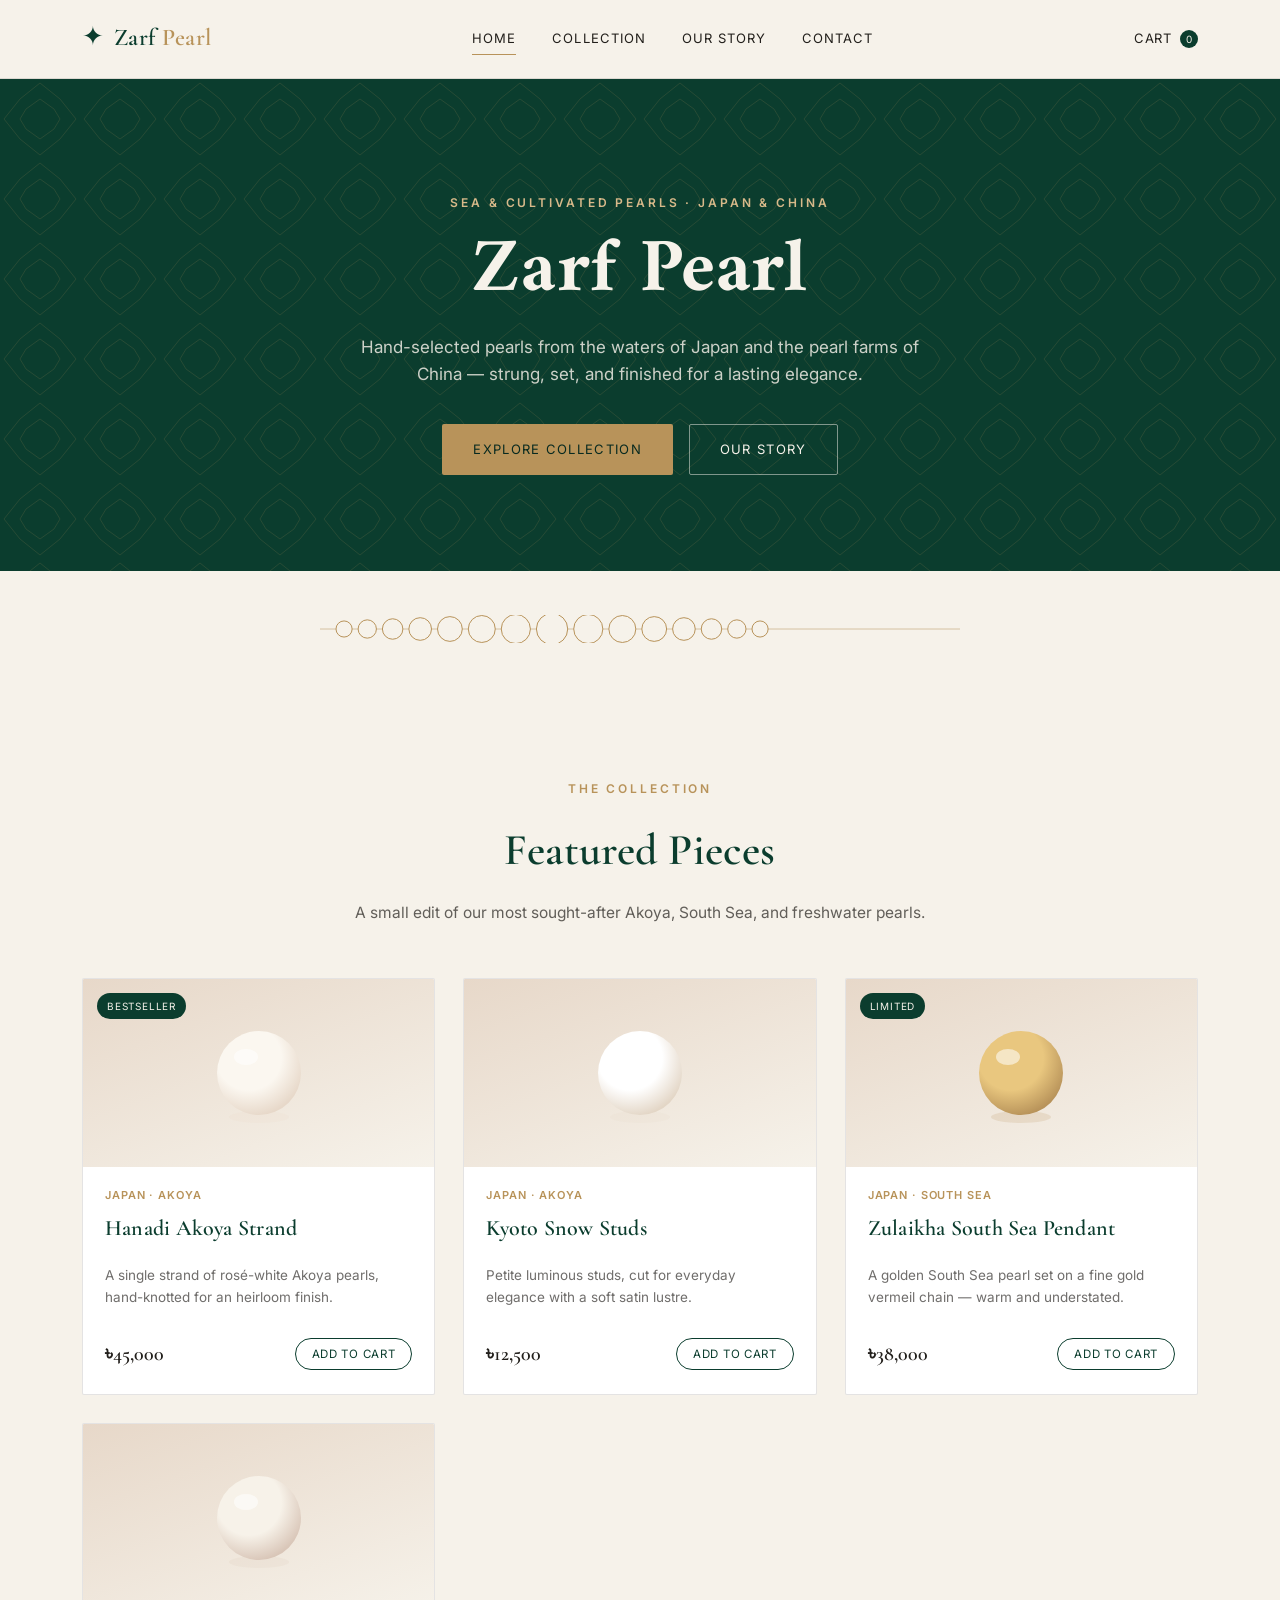
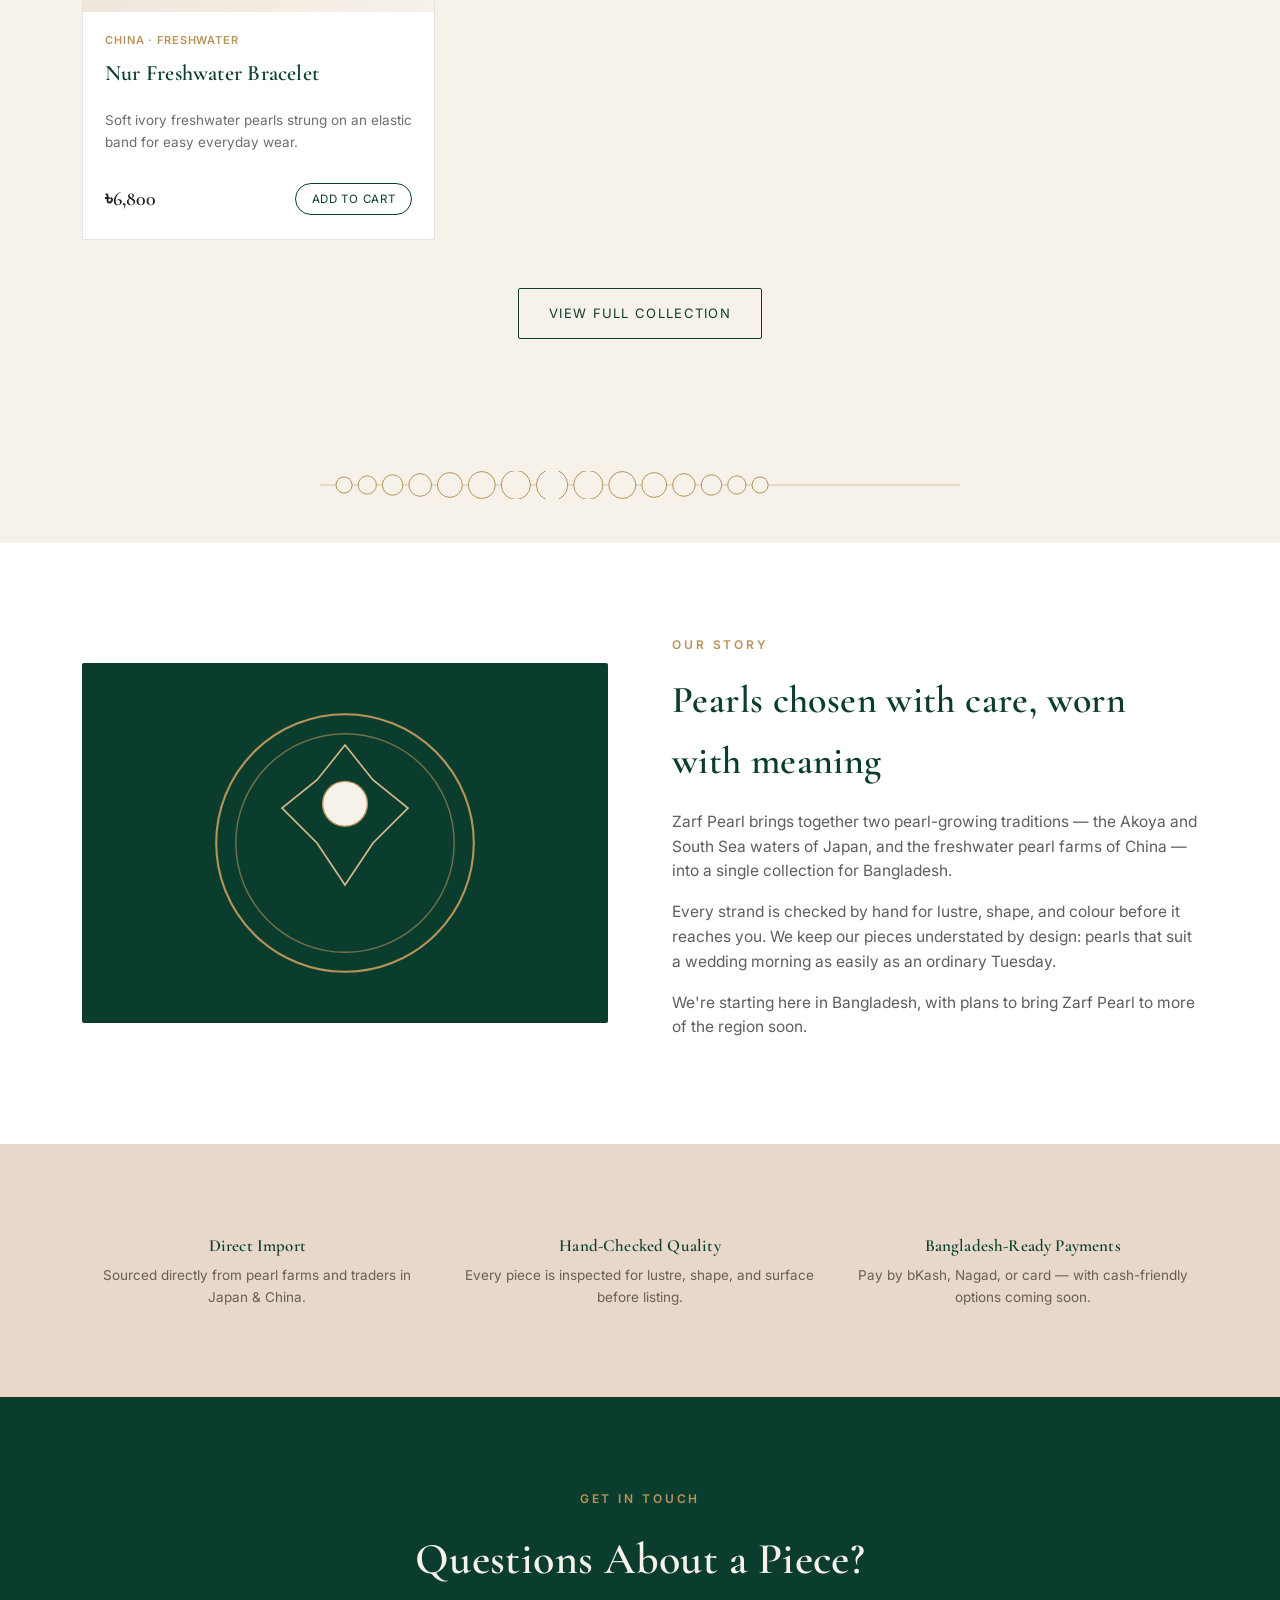
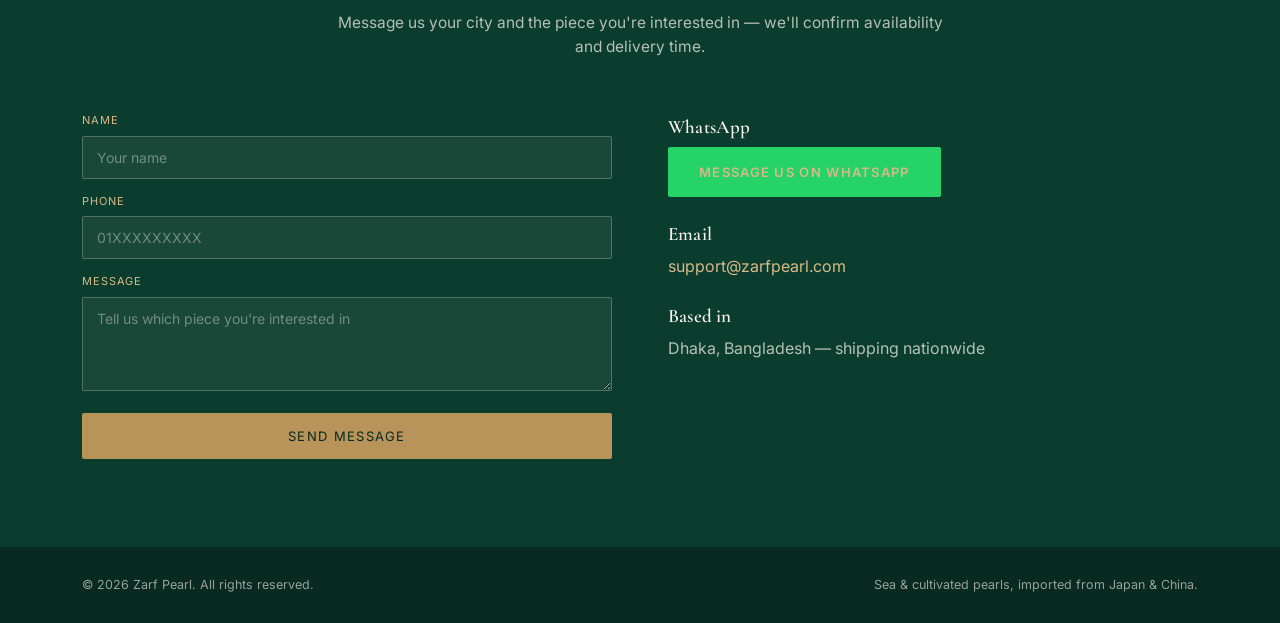
<file: index.html>
<!DOCTYPE html>
<html lang="en">
<head>
<meta charset="UTF-8">
<meta name="viewport" content="width=device-width, initial-scale=1.0">
<title>Zarf Pearl — Fine Sea & Cultivated Pearls</title>
<meta name="description" content="Zarf Pearl — sea and cultivated pearl jewellery imported from Japan and China, for Bangladesh and beyond.">
<link rel="preconnect" href="https://fonts.googleapis.com">
<link href="https://fonts.googleapis.com/css2?family=Amiri:wght@400;700&family=Cormorant+Garamond:wght@500;600;700&family=Inter:wght@400;500;600&display=swap" rel="stylesheet">
<link rel="stylesheet" href="css/style.css">
</head>
<body>

<header class="site-header">
  <div class="wrap">
    <a class="brand" href="index.html">
      <span class="brand-mark">✦</span>
      <span class="brand-word">Zarf <span>Pearl</span></span>
    </a>
    <nav class="main-nav">
      <a href="index.html" class="active">Home</a>
      <a href="shop.html">Collection</a>
      <a href="index.html#story">Our Story</a>
      <a href="index.html#contact">Contact</a>
    </nav>
    <div class="header-actions">
      <a class="cart-link" href="cart.html">Cart <span class="cart-count">0</span></a>
    </div>
  </div>
</header>

<section class="hero">
  <div class="hero-pattern"></div>
  <div class="wrap">
    <span class="eyebrow">Sea &amp; Cultivated Pearls · Japan &amp; China</span>
    <h1>Zarf Pearl</h1>
    <p class="lede">Hand-selected pearls from the waters of Japan and the pearl farms of China — strung, set, and finished for a lasting elegance.</p>
    <div class="hero-actions">
      <a href="shop.html" class="btn btn-gold">Explore Collection</a>
      <a href="index.html#story" class="btn btn-outline" style="border-color:rgba(246,242,234,0.5);color:#F6F2EA;">Our Story</a>
    </div>
  </div>
</section>

<div class="strand"><div class="strand-svg"></div></div>

<section id="featured">
  <div class="wrap">
    <div class="section-head">
      <span class="eyebrow">The Collection</span>
      <h2>Featured Pieces</h2>
      <p>A small edit of our most sought-after Akoya, South Sea, and freshwater pearls.</p>
    </div>
    <div class="grid" id="featured-grid"></div>
    <div style="text-align:center;margin-top:48px;">
      <a href="shop.html" class="btn btn-outline">View Full Collection</a>
    </div>
  </div>
</section>

<div class="strand"><div class="strand-svg"></div></div>

<section class="story" id="story">
  <div class="wrap story-grid">
    <div class="story-art brand-emblem"></div>
    <div class="story-copy">
      <span class="eyebrow">Our Story</span>
      <h2 style="margin:14px 0 18px;font-size:clamp(28px,3.6vw,38px);">Pearls chosen with care, worn with meaning</h2>
      <p>Zarf Pearl brings together two pearl-growing traditions — the Akoya and South Sea waters of Japan, and the freshwater pearl farms of China — into a single collection for Bangladesh.</p>
      <p>Every strand is checked by hand for lustre, shape, and colour before it reaches you. We keep our pieces understated by design: pearls that suit a wedding morning as easily as an ordinary Tuesday.</p>
      <p>We're starting here in Bangladesh, with plans to bring Zarf Pearl to more of the region soon.</p>
    </div>
  </div>
</section>

<section class="trust">
  <div class="wrap">
    <div class="trust-item">
      <h3>Direct Import</h3>
      <p>Sourced directly from pearl farms and traders in Japan &amp; China.</p>
    </div>
    <div class="trust-item">
      <h3>Hand-Checked Quality</h3>
      <p>Every piece is inspected for lustre, shape, and surface before listing.</p>
    </div>
    <div class="trust-item">
      <h3>Bangladesh-Ready Payments</h3>
      <p>Pay by bKash, Nagad, or card — with cash-friendly options coming soon.</p>
    </div>
  </div>
</section>

<section class="contact" id="contact">
  <div class="wrap">
    <div class="section-head">
      <span class="eyebrow">Get in Touch</span>
      <h2>Questions About a Piece?</h2>
      <p>Message us your city and the piece you're interested in — we'll confirm availability and delivery time.</p>
    </div>
    <div class="contact-grid">
      <form class="contact-form" id="contact-form">
        <div class="field">
          <label for="c-name">Name</label>
          <input id="c-name" type="text" placeholder="Your name" required>
        </div>
        <div class="field">
          <label for="c-phone">Phone</label>
          <input id="c-phone" type="tel" placeholder="01XXXXXXXXX" required>
        </div>
        <div class="field">
          <label for="c-msg">Message</label>
          <textarea id="c-msg" rows="4" placeholder="Tell us which piece you're interested in" required></textarea>
        </div>
        <button type="submit" class="btn btn-gold">Send Message</button>
      </form>
      <div class="contact-info">
        <div>
          <h3>WhatsApp</h3>
          <a class="btn wa-btn" href="https://wa.me/8800000000" target="_blank" rel="noopener">Message us on WhatsApp</a>
        </div>
        <div>
          <h3>Email</h3>
          <a href="mailto:support@zarfpearl.com">support@zarfpearl.com</a>
        </div>
        <div>
          <h3>Based in</h3>
          <p style="margin:0;color:rgba(246,242,234,0.72);">Dhaka, Bangladesh — shipping nationwide</p>
        </div>
      </div>
    </div>
  </div>
</section>

<footer class="site-footer">
  <div class="wrap">
    <span>© 2026 Zarf Pearl. All rights reserved.</span>
    <span>Sea &amp; cultivated pearls, imported from Japan &amp; China.</span>
  </div>
</footer>

<script src="js/main.js"></script>
</body>
</html>
</file>
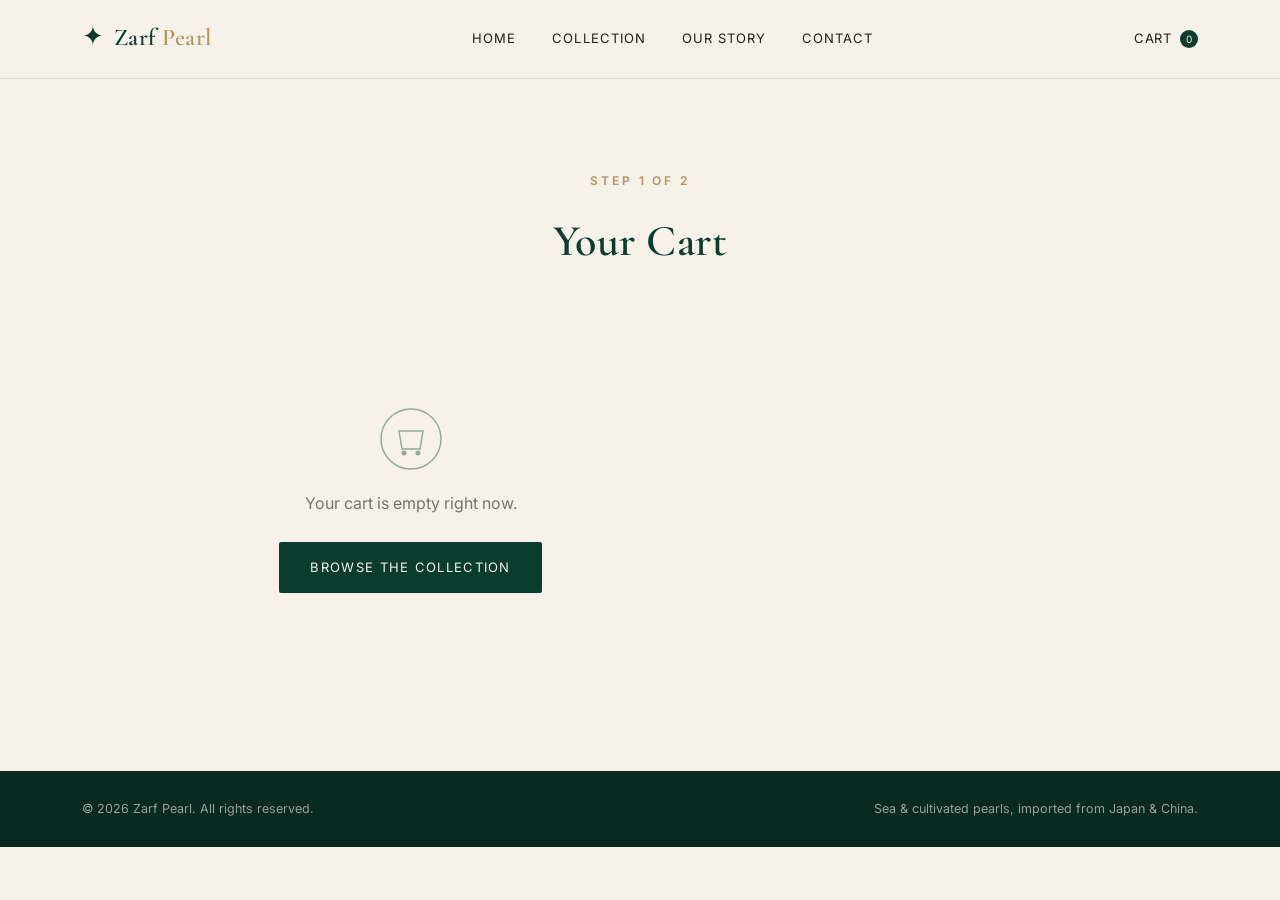
<file: cart.html>
<!DOCTYPE html>
<html lang="en">
<head>
<meta charset="UTF-8">
<meta name="viewport" content="width=device-width, initial-scale=1.0">
<title>Your Cart — Zarf Pearl</title>
<link rel="preconnect" href="https://fonts.googleapis.com">
<link href="https://fonts.googleapis.com/css2?family=Amiri:wght@400;700&family=Cormorant+Garamond:wght@500;600;700&family=Inter:wght@400;500;600&display=swap" rel="stylesheet">
<link rel="stylesheet" href="css/style.css">
</head>
<body>

<header class="site-header">
  <div class="wrap">
    <a class="brand" href="index.html">
      <span class="brand-mark">✦</span>
      <span class="brand-word">Zarf <span>Pearl</span></span>
    </a>
    <nav class="main-nav">
      <a href="index.html">Home</a>
      <a href="shop.html">Collection</a>
      <a href="index.html#story">Our Story</a>
      <a href="index.html#contact">Contact</a>
    </nav>
    <div class="header-actions">
      <a class="cart-link" href="cart.html">Cart <span class="cart-count">0</span></a>
    </div>
  </div>
</header>

<section>
  <div class="wrap">
    <div class="section-head" style="margin-bottom:40px;">
      <span class="eyebrow">Step 1 of 2</span>
      <h2>Your Cart</h2>
    </div>

    <div class="cart-layout">
      <div>
        <div class="cart-list" id="cart-list"></div>
        <div class="empty-state" id="cart-empty" style="display:none;">
          <div class="empty-cart-icon"></div>
          <p>Your cart is empty right now.</p>
          <a href="shop.html" class="btn btn-primary">Browse the Collection</a>
        </div>
      </div>
      <div class="summary-card" id="cart-summary"></div>
    </div>
  </div>
</section>

<footer class="site-footer">
  <div class="wrap">
    <span>© 2026 Zarf Pearl. All rights reserved.</span>
    <span>Sea &amp; cultivated pearls, imported from Japan &amp; China.</span>
  </div>
</footer>

<script src="js/main.js"></script>
</body>
</html>
</file>
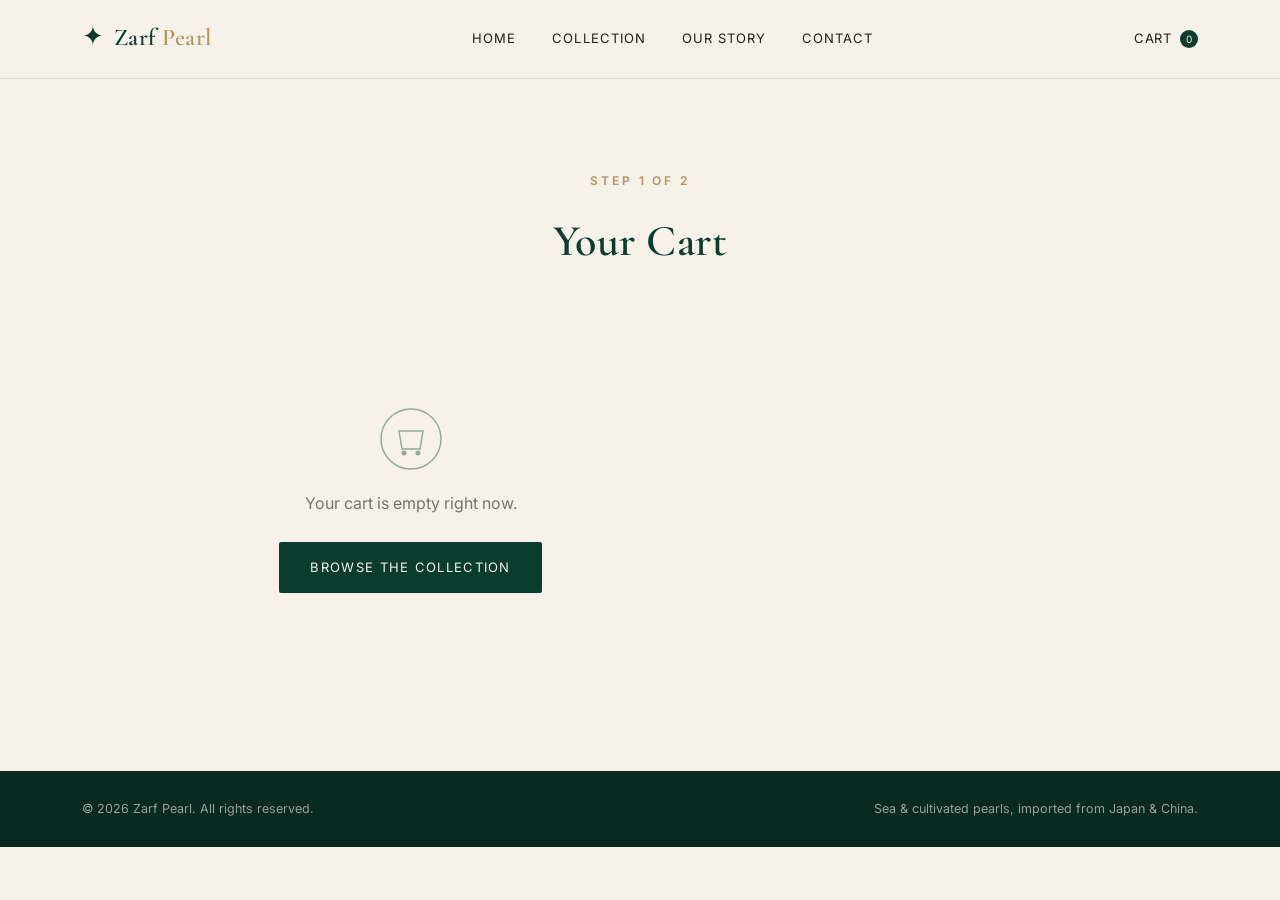
<file: checkout.html>
<!DOCTYPE html>
<html lang="en">
<head>
<meta charset="UTF-8">
<meta name="viewport" content="width=device-width, initial-scale=1.0">
<title>Checkout — Zarf Pearl</title>
<link rel="preconnect" href="https://fonts.googleapis.com">
<link href="https://fonts.googleapis.com/css2?family=Amiri:wght@400;700&family=Cormorant+Garamond:wght@500;600;700&family=Inter:wght@400;500;600&display=swap" rel="stylesheet">
<link rel="stylesheet" href="css/style.css">
</head>
<body>

<header class="site-header">
  <div class="wrap">
    <a class="brand" href="index.html">
      <span class="brand-mark">✦</span>
      <span class="brand-word">Zarf <span>Pearl</span></span>
    </a>
    <nav class="main-nav">
      <a href="index.html">Home</a>
      <a href="shop.html">Collection</a>
      <a href="index.html#story">Our Story</a>
      <a href="index.html#contact">Contact</a>
    </nav>
    <div class="header-actions">
      <a class="cart-link" href="cart.html">Cart <span class="cart-count">0</span></a>
    </div>
  </div>
</header>

<section>
  <div class="wrap">
    <div class="section-head" style="margin-bottom:40px;">
      <span class="eyebrow">Step 2 of 2</span>
      <h2>Checkout</h2>
    </div>

    <div id="checkout-form-panel">
      <div class="checkout-layout">
        <form class="checkout-card" id="checkout-form">
          <h3>Shipping Details</h3>
          <div class="form-row">
            <div class="field-light">
              <label for="fullname">Full Name</label>
              <input id="fullname" name="fullname" type="text" required>
            </div>
            <div class="field-light">
              <label for="phone">Phone Number</label>
              <input id="phone" name="phone" type="tel" placeholder="01XXXXXXXXX" required>
            </div>
          </div>
          <div class="field-light">
            <label for="address">Delivery Address</label>
            <textarea id="address" name="address" rows="3" required></textarea>
          </div>
          <div class="form-row">
            <div class="field-light">
              <label for="city">City</label>
              <input id="city" name="city" type="text" placeholder="e.g. Dhaka" required>
            </div>
            <div class="field-light">
              <label for="postcode">Postcode</label>
              <input id="postcode" name="postcode" type="text">
            </div>
          </div>

          <h3 style="margin-top:26px;">Payment Method</h3>
          <div class="pay-options">
            <label class="pay-option">
              <input type="radio" name="payment" value="bkash">
              <span class="pay-badge bkash">bKash</span>
              <span>
                <span class="pay-label" style="display:block;">bKash</span>
                <span class="pay-sub">Pay via bKash mobile wallet</span>
              </span>
            </label>
            <label class="pay-option">
              <input type="radio" name="payment" value="nagad">
              <span class="pay-badge nagad">Nagad</span>
              <span>
                <span class="pay-label" style="display:block;">Nagad</span>
                <span class="pay-sub">Pay via Nagad mobile wallet</span>
              </span>
            </label>
            <label class="pay-option">
              <input type="radio" name="payment" value="card">
              <span class="pay-badge card">CARD</span>
              <span>
                <span class="pay-label" style="display:block;">Debit / Credit Card</span>
                <span class="pay-sub">Visa, Mastercard, and local cards</span>
              </span>
            </label>
          </div>

          <div class="order-note">
            Payment is confirmed after this step is connected to a live payment gateway. For now, placing an order reserves your items and we'll contact you by phone to confirm payment.
          </div>

          <button type="submit" class="btn btn-primary btn-block" style="margin-top:22px;">Place Order</button>
        </form>

        <div class="summary-card">
          <h3>Order Summary</h3>
          <div class="summary-row"><span>Subtotal</span><span id="co-subtotal">৳0</span></div>
          <div class="summary-row"><span>Shipping</span><span id="co-shipping">Free</span></div>
          <div class="summary-row total"><span>Total</span><span class="val" id="co-total">৳0</span></div>
        </div>
      </div>
    </div>

    <div class="confirm-panel" id="confirm-panel" style="display:none;">
      <svg viewBox="0 0 70 70" xmlns="http://www.w3.org/2000/svg" aria-hidden="true">
        <circle cx="35" cy="35" r="33" fill="none" stroke="#0B3D2E" stroke-width="2"/>
        <path d="M20 36l10 10 20-22" fill="none" stroke="#B8935A" stroke-width="3" stroke-linecap="round" stroke-linejoin="round"/>
      </svg>
      <h2>Order Received</h2>
      <p style="color:rgba(34,31,27,0.65);">We'll confirm your <span id="confirm-method"></span> payment and delivery by phone shortly.</p>
      <div class="confirm-id">Order #<span id="confirm-order-id"></span></div>
      <p style="color:rgba(34,31,27,0.65);">Total: <strong id="confirm-total"></strong></p>
      <a href="shop.html" class="btn btn-outline" style="margin-top:18px;">Continue Shopping</a>
    </div>
  </div>
</section>

<footer class="site-footer">
  <div class="wrap">
    <span>© 2026 Zarf Pearl. All rights reserved.</span>
    <span>Sea &amp; cultivated pearls, imported from Japan &amp; China.</span>
  </div>
</footer>

<script src="js/main.js"></script>
</body>
</html>
</file>
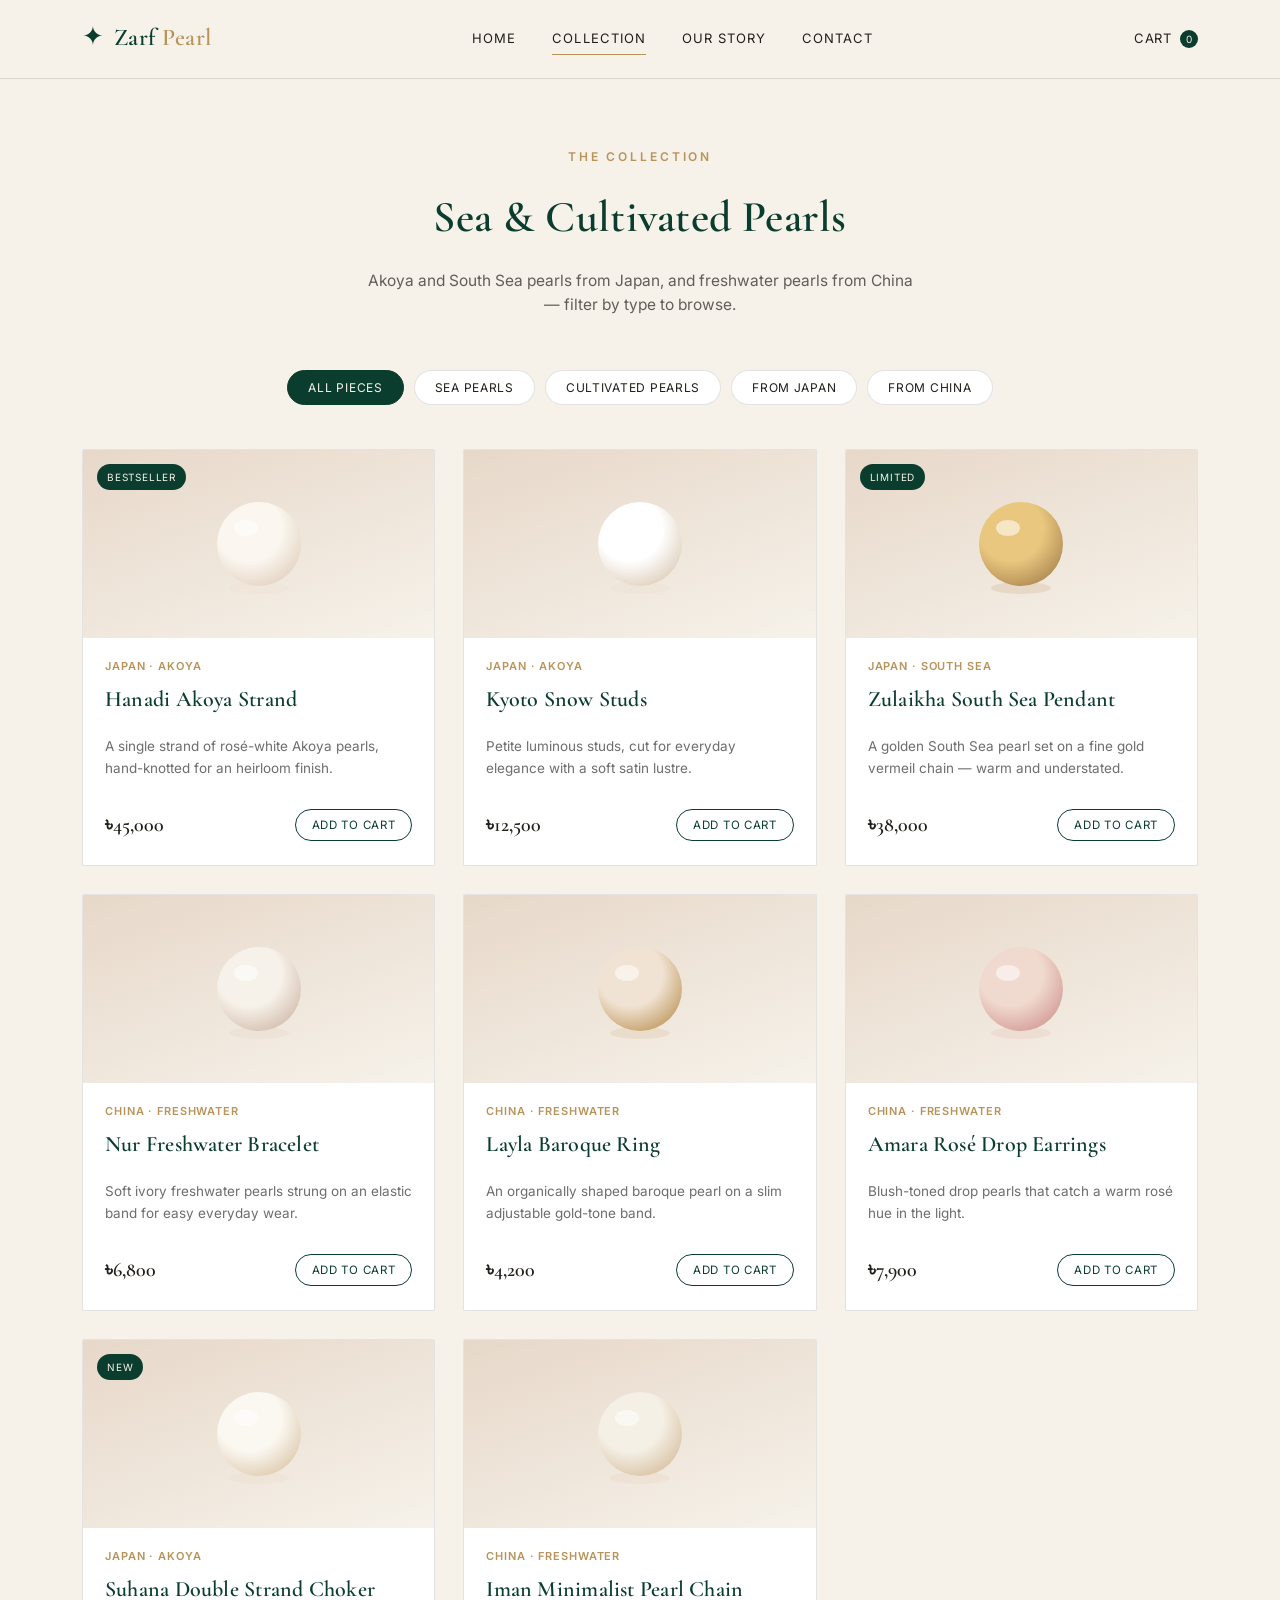
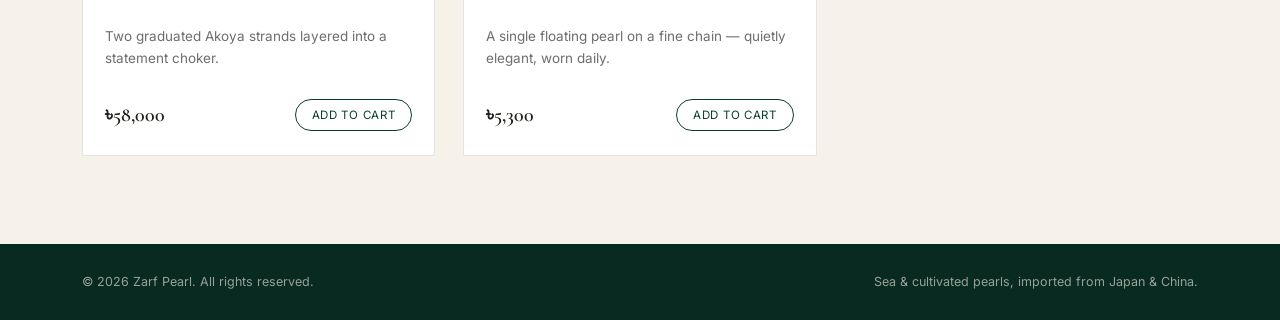
<file: shop.html>
<!DOCTYPE html>
<html lang="en">
<head>
<meta charset="UTF-8">
<meta name="viewport" content="width=device-width, initial-scale=1.0">
<title>Collection — Zarf Pearl</title>
<link rel="preconnect" href="https://fonts.googleapis.com">
<link href="https://fonts.googleapis.com/css2?family=Amiri:wght@400;700&family=Cormorant+Garamond:wght@500;600;700&family=Inter:wght@400;500;600&display=swap" rel="stylesheet">
<link rel="stylesheet" href="css/style.css">
</head>
<body>

<header class="site-header">
  <div class="wrap">
    <a class="brand" href="index.html">
      <span class="brand-mark">✦</span>
      <span class="brand-word">Zarf <span>Pearl</span></span>
    </a>
    <nav class="main-nav">
      <a href="index.html">Home</a>
      <a href="shop.html" class="active">Collection</a>
      <a href="index.html#story">Our Story</a>
      <a href="index.html#contact">Contact</a>
    </nav>
    <div class="header-actions">
      <a class="cart-link" href="cart.html">Cart <span class="cart-count">0</span></a>
    </div>
  </div>
</header>

<section style="padding-top:64px;padding-bottom:0;">
  <div class="wrap section-head">
    <span class="eyebrow">The Collection</span>
    <h2>Sea &amp; Cultivated Pearls</h2>
    <p>Akoya and South Sea pearls from Japan, and freshwater pearls from China — filter by type to browse.</p>
  </div>
</section>

<section style="padding-top:0;">
  <div class="wrap">
    <div class="filters">
      <button class="filter-btn active" data-filter="all">All Pieces</button>
      <button class="filter-btn" data-filter="Sea Pearl">Sea Pearls</button>
      <button class="filter-btn" data-filter="Cultivated Pearl">Cultivated Pearls</button>
      <button class="filter-btn" data-filter="Japan">From Japan</button>
      <button class="filter-btn" data-filter="China">From China</button>
    </div>
    <div class="grid" id="shop-grid"></div>
  </div>
</section>

<footer class="site-footer">
  <div class="wrap">
    <span>© 2026 Zarf Pearl. All rights reserved.</span>
    <span>Sea &amp; cultivated pearls, imported from Japan &amp; China.</span>
  </div>
</footer>

<script src="js/main.js"></script>
</body>
</html>
</file>
<file: css/style.css>
/* ============================================================
   ZARF PEARL — Design tokens
   Palette: Ivory #F6F2EA · Emerald #0B3D2E · Deep Emerald #082A20
            Antique Gold #B8935A · Charcoal #221F1B · Rose Nacre #E7D8C9
   Type: Amiri (display, calligraphic) · Cormorant Garamond (sub-display)
         Inter (UI/body)
   ============================================================ */

:root{
  --ivory:#F6F2EA;
  --emerald:#0B3D2E;
  --emerald-deep:#082A20;
  --gold:#B8935A;
  --gold-light:#D8B98A;
  --charcoal:#221F1B;
  --rose-nacre:#E7D8C9;
  --line:rgba(34,31,27,0.12);
  --shadow:0 12px 30px rgba(8,42,32,0.12);
  --radius:2px;
  --maxw:1180px;
}

*{box-sizing:border-box;}
html{scroll-behavior:smooth;}
body{
  margin:0;
  background:var(--ivory);
  color:var(--charcoal);
  font-family:'Inter',sans-serif;
  font-weight:400;
  line-height:1.6;
  -webkit-font-smoothing:antialiased;
}
img,svg{max-width:100%;display:block;}
a{color:inherit;text-decoration:none;}
button{font-family:inherit;cursor:pointer;}
.wrap{max-width:var(--maxw);margin:0 auto;padding:0 32px;}

h1,h2,h3,.display{
  font-family:'Cormorant Garamond',serif;
  font-weight:600;
  letter-spacing:0.01em;
  color:var(--emerald);
  margin:0;
}
.script{font-family:'Amiri',serif;}

.eyebrow{
  font-family:'Inter',sans-serif;
  font-size:12px;
  letter-spacing:0.24em;
  text-transform:uppercase;
  color:var(--gold);
  font-weight:600;
}

/* ---------- Header ---------- */
.site-header{
  background:var(--ivory);
  border-bottom:1px solid var(--line);
  position:sticky;top:0;z-index:50;
}
.site-header .wrap{
  display:flex;align-items:center;justify-content:space-between;
  padding-top:18px;padding-bottom:18px;
}
.brand{display:flex;align-items:baseline;gap:10px;}
.brand-mark{font-family:'Amiri',serif;font-size:26px;color:var(--emerald);}
.brand-word{font-family:'Cormorant Garamond',serif;font-size:24px;font-weight:600;color:var(--emerald);letter-spacing:0.02em;}
.brand-word span{color:var(--gold);}

nav.main-nav{display:flex;gap:36px;align-items:center;}
nav.main-nav a{
  font-size:13px;letter-spacing:0.08em;text-transform:uppercase;
  color:var(--charcoal);position:relative;padding:4px 0;
}
nav.main-nav a::after{
  content:"";position:absolute;left:0;bottom:-2px;width:0;height:1px;
  background:var(--gold);transition:width .25s ease;
}
nav.main-nav a:hover::after,nav.main-nav a.active::after{width:100%;}

.header-actions{display:flex;align-items:center;gap:18px;}
.cart-link{position:relative;display:flex;align-items:center;gap:8px;font-size:13px;letter-spacing:0.06em;text-transform:uppercase;}
.cart-count{
  background:var(--emerald);color:var(--ivory);border-radius:50%;
  min-width:18px;height:18px;font-size:10px;display:flex;align-items:center;justify-content:center;
  padding:0 4px;
}

/* ---------- Buttons ---------- */
.btn{
  display:inline-flex;align-items:center;justify-content:center;gap:8px;
  padding:14px 30px;font-size:13px;letter-spacing:0.1em;text-transform:uppercase;
  border-radius:var(--radius);border:1px solid transparent;transition:all .2s ease;
}
.btn-primary{background:var(--emerald);color:var(--ivory);}
.btn-primary:hover{background:var(--emerald-deep);}
.btn-gold{background:var(--gold);color:var(--emerald-deep);}
.btn-gold:hover{background:var(--gold-light);}
.btn-outline{border-color:var(--emerald);color:var(--emerald);background:transparent;}
.btn-outline:hover{background:var(--emerald);color:var(--ivory);}
.btn-block{width:100%;}
.btn[disabled]{opacity:0.45;cursor:not-allowed;}

/* ---------- Hero ---------- */
.hero{
  position:relative;background:var(--emerald);color:var(--ivory);
  overflow:hidden;padding:110px 0 96px;
}
.hero-pattern{position:absolute;inset:0;opacity:0.16;pointer-events:none;}
.hero .wrap{position:relative;z-index:2;text-align:center;}
.hero .eyebrow{color:var(--gold-light);}
.hero h1{
  color:var(--ivory);font-size:clamp(40px,6vw,76px);line-height:1.05;
  margin:18px 0 22px;font-family:'Amiri',serif;font-weight:700;
}
.hero p.lede{
  max-width:560px;margin:0 auto 36px;color:rgba(246,242,234,0.82);
  font-size:17px;
}
.hero-actions{display:flex;gap:16px;justify-content:center;flex-wrap:wrap;}

/* ---------- Pearl-strand divider (signature element) ---------- */
.strand{
  display:flex;align-items:center;justify-content:center;gap:0;
  padding:44px 0;
}
.strand svg{width:100%;max-width:640px;height:28px;}

/* ---------- Sections ---------- */
section{padding:88px 0;}
.section-head{text-align:center;max-width:620px;margin:0 auto 52px;}
.section-head h2{font-size:clamp(30px,4vw,44px);margin:14px 0 16px;}
.section-head p{color:rgba(34,31,27,0.7);font-size:15.5px;}

/* ---------- Product grid ---------- */
.grid{display:grid;grid-template-columns:repeat(auto-fill,minmax(260px,1fr));gap:28px;}
.card{
  background:#fff;border:1px solid var(--line);border-radius:var(--radius);
  overflow:hidden;transition:transform .25s ease,box-shadow .25s ease;
  display:flex;flex-direction:column;
}
.card:hover{transform:translateY(-4px);box-shadow:var(--shadow);}
.card-media{
  background:linear-gradient(160deg,var(--rose-nacre) 0%,var(--ivory) 100%);
  display:flex;align-items:center;justify-content:center;padding:34px;position:relative;
}
.card-media svg{width:120px;height:120px;}
.card-tag{
  position:absolute;top:14px;left:14px;background:var(--emerald);color:var(--ivory);
  font-size:10px;letter-spacing:0.08em;text-transform:uppercase;padding:5px 10px;border-radius:100px;
}
.card-body{padding:20px 22px 24px;display:flex;flex-direction:column;gap:6px;flex:1;}
.card-origin{font-size:11px;letter-spacing:0.08em;text-transform:uppercase;color:var(--gold);font-weight:600;}
.card-title{font-family:'Cormorant Garamond',serif;font-size:22px;color:var(--emerald);font-weight:600;}
.card-desc{font-size:13.5px;color:rgba(34,31,27,0.65);flex:1;}
.card-foot{display:flex;align-items:center;justify-content:space-between;margin-top:10px;}
.price{font-family:'Cormorant Garamond',serif;font-size:20px;font-weight:600;color:var(--charcoal);}
.add-btn{
  background:transparent;border:1px solid var(--emerald);color:var(--emerald);
  padding:8px 16px;font-size:11.5px;letter-spacing:0.06em;text-transform:uppercase;border-radius:100px;
  transition:all .2s ease;
}
.add-btn:hover{background:var(--emerald);color:var(--ivory);}
.add-btn.added{background:var(--gold);border-color:var(--gold);color:var(--emerald-deep);}

/* ---------- Filters (shop page) ---------- */
.filters{display:flex;gap:10px;justify-content:center;flex-wrap:wrap;margin-bottom:44px;}
.filter-btn{
  padding:9px 20px;border:1px solid var(--line);border-radius:100px;font-size:12px;
  letter-spacing:0.06em;text-transform:uppercase;background:#fff;color:var(--charcoal);
}
.filter-btn.active{background:var(--emerald);color:var(--ivory);border-color:var(--emerald);}

/* ---------- About / brand story ---------- */
.story{background:#fff;}
.story-grid{display:grid;grid-template-columns:1fr 1fr;gap:64px;align-items:center;}
.story-art{background:var(--emerald);border-radius:var(--radius);padding:40px;display:flex;align-items:center;justify-content:center;min-height:320px;}
.story-art svg{width:80%;max-width:280px;}
.story-copy p{color:rgba(34,31,27,0.72);margin-bottom:16px;font-size:15.5px;}

/* ---------- Trust strip ---------- */
.trust{background:var(--rose-nacre);}
.trust .wrap{display:grid;grid-template-columns:repeat(3,1fr);gap:32px;text-align:center;}
.trust-item h3{font-size:17px;color:var(--emerald);margin-bottom:6px;font-family:'Cormorant Garamond',serif;}
.trust-item p{font-size:13.5px;color:rgba(34,31,27,0.65);margin:0;}

/* ---------- Contact / footer ---------- */
.contact{background:var(--emerald);color:var(--ivory);}
.contact .section-head h2{color:var(--ivory);}
.contact .section-head p{color:rgba(246,242,234,0.72);}
.contact-grid{display:grid;grid-template-columns:1fr 1fr;gap:56px;}
.contact-form{display:flex;flex-direction:column;gap:14px;}
.field label{display:block;font-size:11px;letter-spacing:0.08em;text-transform:uppercase;color:var(--gold-light);margin-bottom:6px;}
.field input,.field textarea,.field select{
  width:100%;padding:12px 14px;border:1px solid rgba(246,242,234,0.25);
  background:rgba(246,242,234,0.06);color:var(--ivory);border-radius:var(--radius);font-family:inherit;font-size:14px;
}
.field input::placeholder,.field textarea::placeholder{color:rgba(246,242,234,0.4);}
.field input:focus,.field textarea:focus,.field select:focus{outline:2px solid var(--gold);outline-offset:1px;}
.contact-info{display:flex;flex-direction:column;gap:22px;}
.contact-info a{color:var(--gold-light);}
.contact-info h3{color:var(--ivory);font-size:19px;margin-bottom:4px;}
.wa-btn{background:#25D366;color:#0B3D2E;font-weight:600;}
.wa-btn:hover{background:#1ebe5b;}

footer.site-footer{background:var(--emerald-deep);color:rgba(246,242,234,0.6);padding:28px 0;font-size:12.5px;}
footer.site-footer .wrap{display:flex;justify-content:space-between;align-items:center;flex-wrap:wrap;gap:10px;}

/* ---------- Cart page ---------- */
.cart-layout{display:grid;grid-template-columns:1.6fr 1fr;gap:48px;align-items:start;}
.cart-list{display:flex;flex-direction:column;gap:0;}
.cart-row{
  display:grid;grid-template-columns:80px 1fr auto auto auto;gap:18px;align-items:center;
  padding:20px 0;border-bottom:1px solid var(--line);
}
.cart-row .thumb{width:80px;height:80px;background:var(--rose-nacre);border-radius:var(--radius);display:flex;align-items:center;justify-content:center;}
.cart-row .thumb svg{width:48px;height:48px;}
.cart-row .name{font-family:'Cormorant Garamond',serif;font-size:19px;color:var(--emerald);}
.cart-row .origin{font-size:11.5px;color:var(--gold);text-transform:uppercase;letter-spacing:0.05em;}
.qty-control{display:flex;align-items:center;border:1px solid var(--line);border-radius:100px;}
.qty-control button{background:none;border:none;width:28px;height:28px;font-size:15px;color:var(--emerald);}
.qty-control span{width:26px;text-align:center;font-size:13.5px;}
.remove-btn{font-size:11.5px;text-transform:uppercase;letter-spacing:0.05em;color:rgba(34,31,27,0.45);border-bottom:1px solid transparent;}
.remove-btn:hover{color:#B3413B;border-color:#B3413B;}

.summary-card{
  background:#fff;border:1px solid var(--line);border-radius:var(--radius);padding:30px;
  box-shadow:var(--shadow);
}
.summary-card h3{font-size:20px;margin-bottom:20px;}
.summary-row{display:flex;justify-content:space-between;font-size:14px;padding:8px 0;color:rgba(34,31,27,0.7);}
.summary-row.total{border-top:1px solid var(--line);margin-top:8px;padding-top:16px;font-size:17px;color:var(--charcoal);font-weight:600;}
.summary-row.total .val{font-family:'Cormorant Garamond',serif;font-size:22px;color:var(--emerald);}

.empty-state{text-align:center;padding:90px 20px;}
.empty-state svg{width:64px;height:64px;margin:0 auto 20px;opacity:0.4;}
.empty-state p{color:rgba(34,31,27,0.6);margin-bottom:26px;}

/* ---------- Checkout ---------- */
.checkout-layout{display:grid;grid-template-columns:1.5fr 1fr;gap:48px;align-items:start;}
.checkout-card{background:#fff;border:1px solid var(--line);border-radius:var(--radius);padding:32px;}
.checkout-card h3{font-size:19px;margin-bottom:20px;}
.form-row{display:grid;grid-template-columns:1fr 1fr;gap:14px;}
.field-light label{display:block;font-size:11px;letter-spacing:0.06em;text-transform:uppercase;color:rgba(34,31,27,0.55);margin-bottom:6px;}
.field-light input,.field-light select,.field-light textarea{
  width:100%;padding:12px 14px;border:1px solid var(--line);border-radius:var(--radius);
  font-family:inherit;font-size:14px;background:var(--ivory);
}
.field-light input:focus,.field-light select:focus,.field-light textarea:focus{outline:2px solid var(--gold);outline-offset:1px;}
.field-light{margin-bottom:14px;}

.pay-options{display:flex;flex-direction:column;gap:12px;margin:18px 0 6px;}
.pay-option{
  border:1px solid var(--line);border-radius:var(--radius);padding:14px 16px;
  display:flex;align-items:center;gap:14px;cursor:pointer;transition:border-color .2s ease,background .2s ease;
}
.pay-option:hover{border-color:var(--gold);}
.pay-option.selected{border-color:var(--emerald);background:rgba(11,61,46,0.04);}
.pay-option input{accent-color:var(--emerald);}
.pay-badge{
  width:44px;height:28px;border-radius:4px;display:flex;align-items:center;justify-content:center;
  font-size:9.5px;font-weight:700;letter-spacing:0.02em;color:#fff;
}
.pay-badge.bkash{background:#E2136E;}
.pay-badge.nagad{background:#F6921E;}
.pay-badge.card{background:var(--charcoal);}
.pay-option .pay-label{font-size:14px;font-weight:500;}
.pay-option .pay-sub{font-size:12px;color:rgba(34,31,27,0.5);margin-top:1px;}
.pay-detail{display:none;padding:14px 16px 0;}
.pay-option.selected + .pay-detail{display:block;}

.order-note{
  background:var(--rose-nacre);border-radius:var(--radius);padding:14px 16px;font-size:12.5px;
  color:var(--charcoal);margin-top:18px;line-height:1.55;
}

.confirm-panel{text-align:center;padding:70px 20px;}
.confirm-panel svg{width:70px;height:70px;margin:0 auto 22px;}
.confirm-id{font-family:'Cormorant Garamond',serif;font-size:26px;color:var(--emerald);margin:14px 0;}

/* ---------- Responsive ---------- */
@media (max-width:860px){
  nav.main-nav{display:none;}
  .story-grid,.contact-grid,.cart-layout,.checkout-layout{grid-template-columns:1fr;}
  .trust .wrap{grid-template-columns:1fr;}
  .cart-row{grid-template-columns:60px 1fr;grid-template-areas:"thumb name" "thumb qty" "thumb price";row-gap:6px;}
  .cart-row .qty-control{grid-area:qty;}
  .cart-row .price{grid-area:price;}
  .form-row{grid-template-columns:1fr;}
}

/* Reduced motion */
@media (prefers-reduced-motion: reduce){
  html{scroll-behavior:auto;}
  *{transition:none !important;}
}

/* Focus visibility */
a:focus-visible,button:focus-visible,input:focus-visible,select:focus-visible,textarea:focus-visible{
  outline:2px solid var(--gold);outline-offset:2px;
}
</file>
